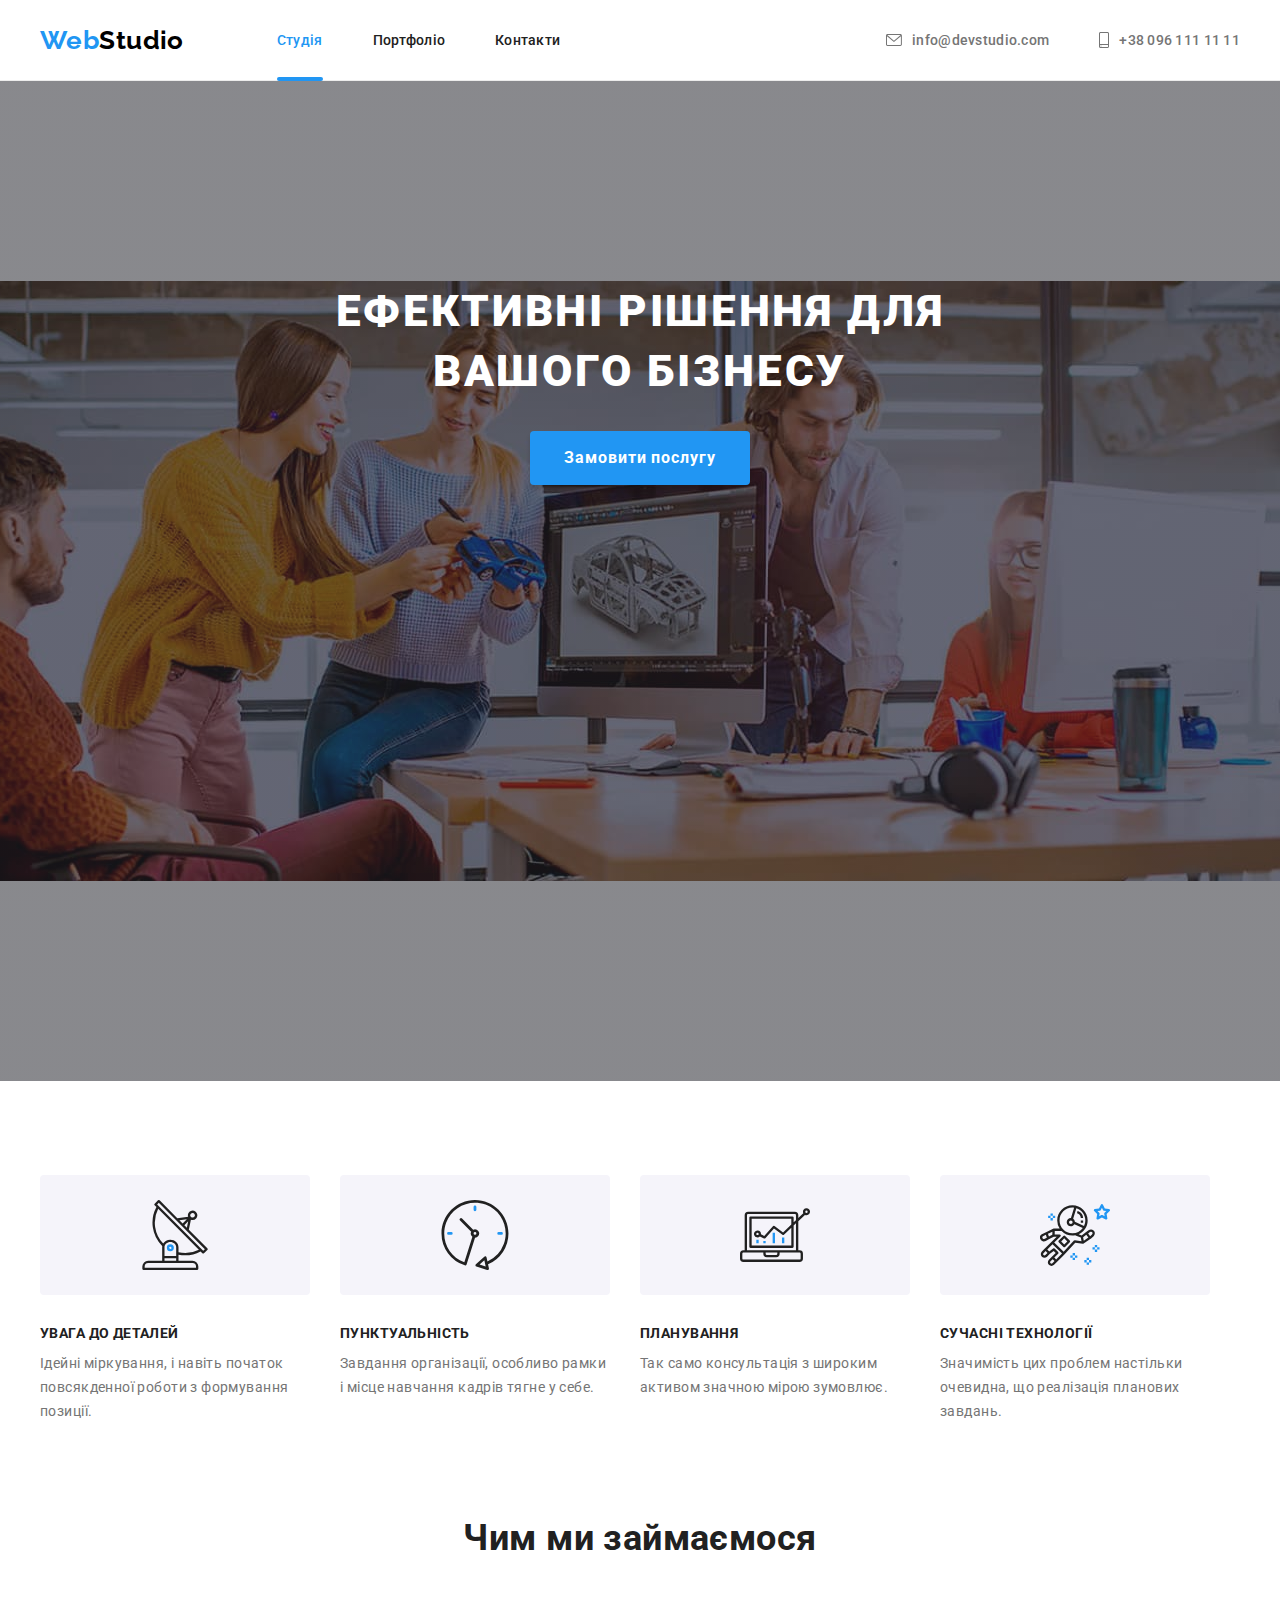
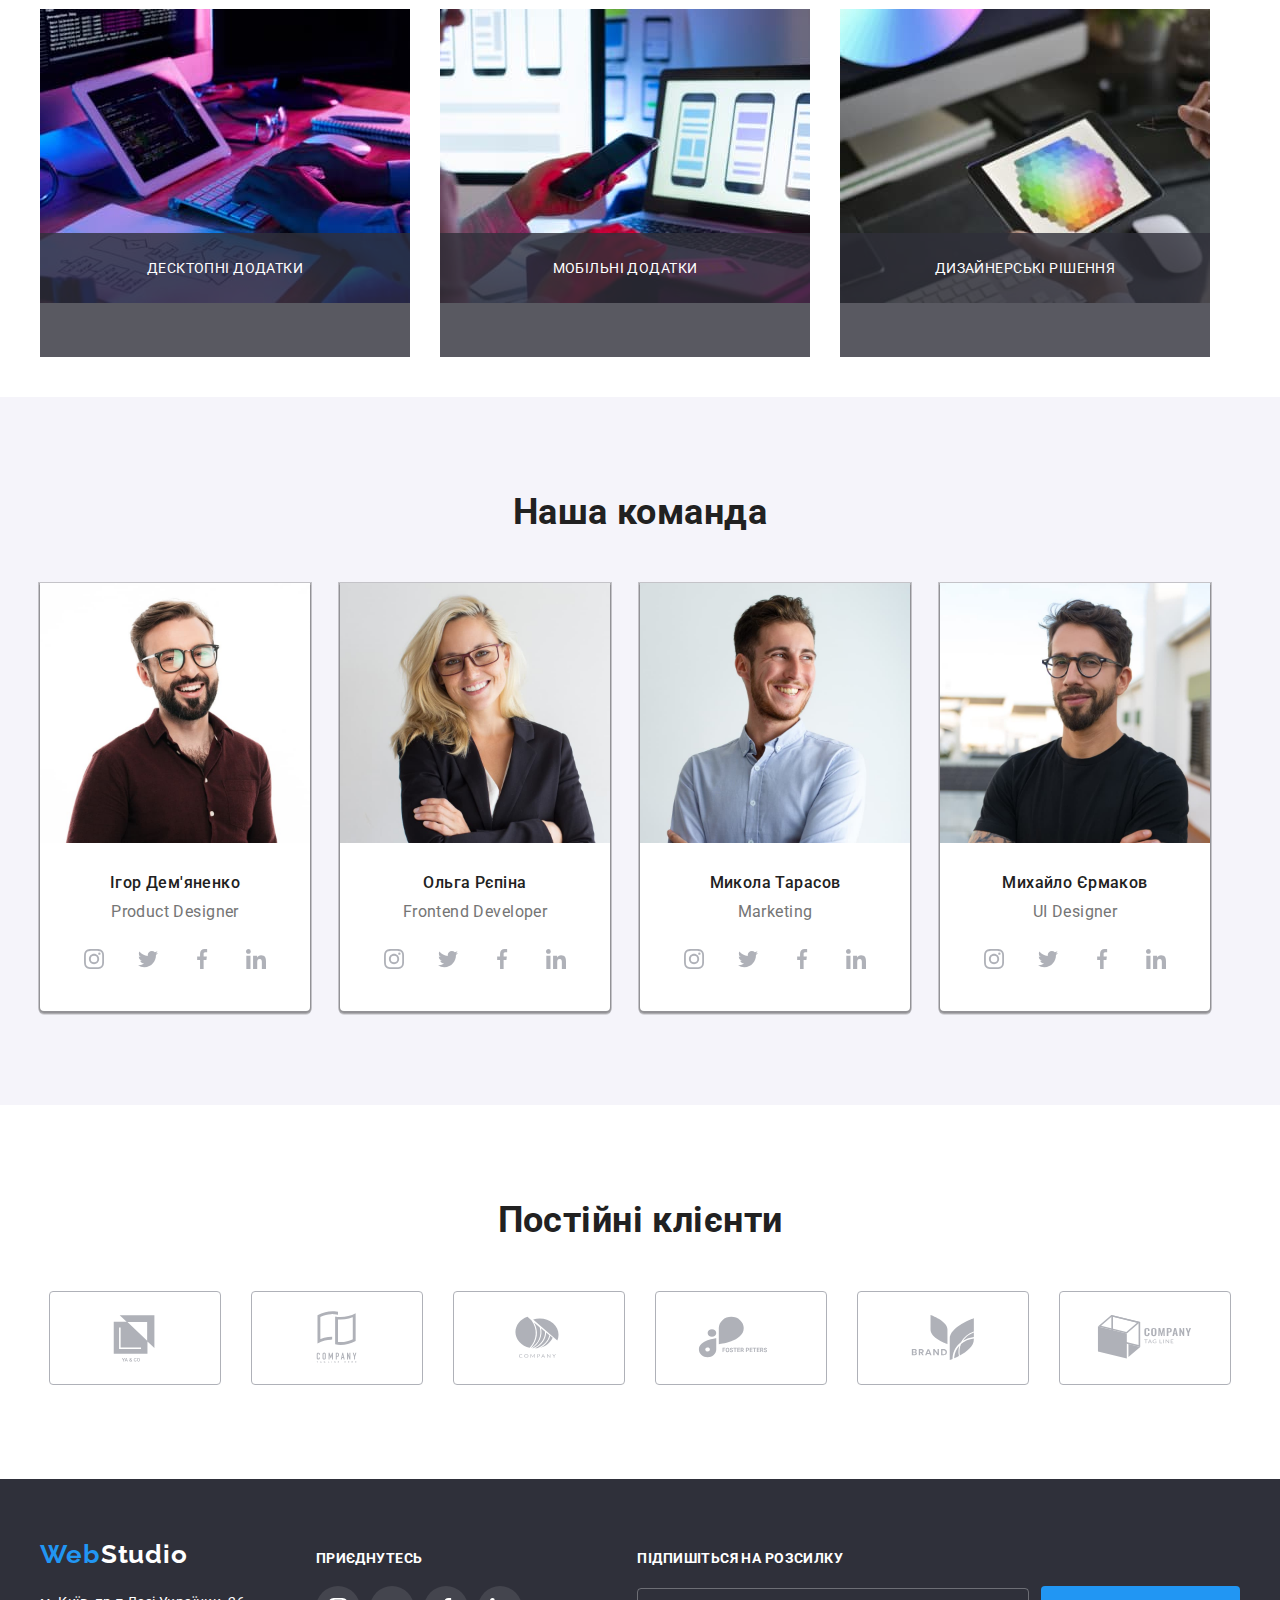
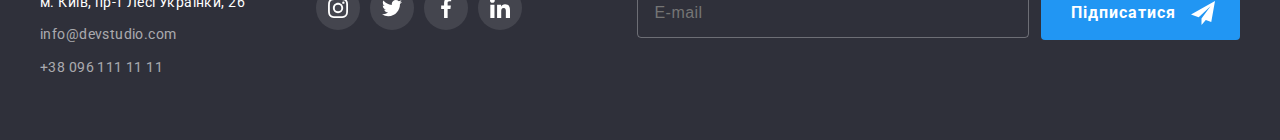
<file: index.html>
<!DOCTYPE html>
<html lang="uk">
<head>
    <meta charset="UTF-8">
    <meta http-equiv="X-UA-Compatible" content="IE=edge">
    <meta name="viewport" content="width=device-width, initial-scale=1.0">
    <title>WebStudio</title>
    <link rel="preconnect" href="https://fonts.googleapis.com">
    <link rel="preconnect" href="https://fonts.gstatic.com" crossorigin>
    <link href="https://fonts.googleapis.com/css2?family=Montserrat:wght@400;700&family=Raleway:wght@700&family=Roboto:wght@400;500;700;900&display=swap" rel="stylesheet">
    <link rel="stylesheet" href="https://cdnjs.cloudflare.com/ajax/libs/modern-normalize/1.1.0/modern-normalize.min.css" integrity="sha512-wpPYUAdjBVSE4KJnH1VR1HeZfpl1ub8YT/NKx4PuQ5NmX2tKuGu6U/JRp5y+Y8XG2tV+wKQpNHVUX03MfMFn9Q==" crossorigin="anonymous" referrerpolicy="no-referrer" />


    <!-- My styles -->

    <link rel="stylesheet" href="./css/main.min.css">
    <!-- <link rel="stylesheet" href="./css/styles.css"> -->
</head>

<body>
    <header class="header">
        <div class="container header__group">
            <nav class="nav">
                
                <a href="./index.html" lang="en" class="logo link"> <span class="logo logo--accent">Web</span>Studio</a>
               
                
                <ul class="nav__list list">
                    <li class="nav__item nav__item--no-margin"> <a href="./index.html" class="nav__link link nav__link--current">Студія</a></li>
                    <li class="nav__item nav__item--no-margin"> <a href="./portfolio.html" class="nav__link link">Портфоліо</a></li>
                    <li class="nav__item nav__item--no-margin"> <a href="" class="nav__link link">Контакти</a></li>
                </ul>
            </nav>  
        
            <ul class="header__contact list">
                <li class="contact__item">
                    <a href="mailto:info@devstudio.com" class="header-mail link">
                        <svg class="icon-mail" width="16" height="12">
                          <use href="./images/icons.svg#icon-envelope"></use>
                        </svg>info@devstudio.com</a>
                </li>
                <li class="contact__item">
                    <a href="tel:+380961111111" class="header-phone link">
                        <svg class="icon-mobile" width="10" height="16">
                          <use href="./images/icons.svg#icon-smartphone"></use>
                        </svg>+38 096 111 11 11</a>
                </li>
            </ul>
        </div>
        
    </header>
    
<!-- ----------------------------------HERO--------------------------------- -->

<main>


<section class="section hero hero-overlay">
    <div class="container">
<h1 class="hero__name">Ефективні рішення для вашого бізнесу</h1>
    
<button type="button" class="btn btn--hero-look" data-modal-open>Замовити послугу</button>
    </div>
</section>

<!-- ---------------------------------------ADVANTAGES---------------------------------- -->

<section class="section section--no-padding">
   <div class="container">
    <h2 class="section__title--visually-hidden">Наші переваги</h2>
    <ul class="list feature-list">
        <li class="feature-list__item">
            <div class="feature-list__icon">
            <svg width="70" height="70">
                <use href="./images/icons.svg#icon-satelite"></use>
              </svg>
            </div>
            <h3 class="feature-list__title">УВАГА ДО ДЕТАЛЕЙ</h3>
            <p class="feature-list__description">Ідейні міркування, і навіть початок повсякденної роботи з формування позиції.</p>
        </li>
        <li class="feature-list__item">
            <div class="feature-list__icon">
                <svg width="70" height="70">
                    <use href="./images/icons.svg#icon-clock"></use>
                  </svg>
                </div>
            <h3 class="feature-list__title">ПУНКТУАЛЬНІСТЬ</h3>
            <p class="feature-list__description">Завдання організації, особливо рамки і місце навчання кадрів тягне у себе.</p>
        </li>
        <li class="feature-list__item">
            <div class="feature-list__icon">
                <svg width="70" height="70">
                    <use href="./images/icons.svg#icon-computer"></use>
                  </svg>
                </div>
            <h3 class="feature-list__title">ПЛАНУВАННЯ</h3>
            <p class="feature-list__description">Так само консультація з широким активом значною мірою зумовлює.</p>
        </li>
        <li class="feature-list__item">
            <div class="feature-list__icon">
                <svg width="70" height="70">
                    <use href="./images/icons.svg#icon-space"></use>
                  </svg>
                </div>
            <h3 class="feature-list__title">СУЧАСНІ ТЕХНОЛОГІЇ</h3>
            <p class="feature-list__description">Значимість цих проблем настільки очевидна, що реалізація планових завдань.</p>
        </li>
    </ul>
</div>
</section>

<!-- --------------------------------------PRODUCTS------------------------ -->

<section class="section">
    <div class="container">
    <h2 class="section__title">Чим ми займаємося</h2>
    <ul class="list section__list">
        <li class="section__item">
            <div class="section__thumb">
            <img src="./images/box1.jpg" width="370" height="294" alt="Планування">
            <p class="section__overlay">
                десктопні додатки
            </p>
        </div>
        </li>
        <li class="section__item">
            <div class="section__thumb">
            <img src="./images/box2.jpg" width="370" height="294" alt="Розробка додатків">
            <p class="section__overlay">
мобільні додатки
            </p>
        </div>
        </li>
        <li class="section__item">
            <div class="section__thumb">
            <img src="./images/box3.jpg" width="370" height="294" alt="Дизайн">
            <p class="section__overlay">
дизайнерські рішення
            </p>
        </div>
        </li>
    </ul>
</div>
</section>

<!-- -------------------------------OUR TEAM------------------------- -->

<section class="section team">
    <div class="container">
    <h2 class="section__title">Наша команда</h2>
    <ul class="list section__list">
        <li class="team-item">
            <img src="./images/img1.jpg" width="270" height="260" alt="Ігор Дем'яненко">
            <div class="team-card">
            <h3 class="team-names">Ігор Дем'яненко</h3>
            <p lang="en" class="team-position">Product Designer</p>
            
    
    <ul class="list socials">
        
        <li class="social-item">
        <a  class="social-link link" href="https://www.instagram.com/" aria-label="Instagram" target="_blank" rel="noopener noreferrer">
            <svg class="social-icon" width="20" height="20">
              <use href="./images/icons.svg#icon-instagram"></use>
            </svg>
        </a>
        </li>
        <li class="social-item">
            <a  class="social-link link" href="https://twitter.com/" aria-label="Twitter" target="_blank" rel="noopener noreferrer">
                <svg class="social-icon" width="20" height="20">
                    <use href="./images/icons.svg#icon-twitter"></use>
                  </svg>
            </a>
        </li>
        <li class="social-item">
            <a  class="social-link link" href="https://www.facebook.com" aria-label="Facebook" target="_blank" rel="noopener noreferrer">
                <svg class="social-icon" width="20" height="20">
                    <use href="./images/icons.svg#icon-facebook"></use>
                  </svg>
            </a>
        </li>
        <li class="social-item">
            <a  class="social-link link" href="https://www.linkedin.com" aria-label="Linkedin" target="_blank" rel="noopener noreferrer">
                <svg class="social-icon" width="20" height="20">
                    <use href="./images/icons.svg#icon-linkedin"></use>
                  </svg>
            </a>
        </li>
    </ul>
    </div>
            
        </li>
        <li class="team-item">
            <img src="./images/img2.jpg" width="270" height="260" alt="Ольга Рєпіна">
            <div class="team-card">
            <h3 class="team-names">Ольга Рєпіна</h3>
            <p lang="en" class="team-position">Frontend Developer</p>
            <ul class="list socials">
        
                <li class="social-item">
                <a  class="social-link link" href="https://www.instagram.com/" aria-label="Instagram" target="_blank" rel="noopener noreferrer">
                    <svg class="social-icon" width="20" height="20">
                      <use href="./images/icons.svg#icon-instagram"></use>
                    </svg>
                </a>
                </li>
                <li class="social-item">
                    <a  class="social-link link" href="https://twitter.com/" aria-label="Twitter" target="_blank" rel="noopener noreferrer">
                        <svg class="social-icon" width="20" height="20">
                            <use href="./images/icons.svg#icon-twitter"></use>
                          </svg>
                    </a>
                </li>
                <li class="social-item">
                    <a  class="social-link link" href="https://www.facebook.com" aria-label="Facebook" target="_blank" rel="noopener noreferrer">
                        <svg class="social-icon" width="20" height="20">
                            <use href="./images/icons.svg#icon-facebook"></use>
                          </svg>
                    </a>
                </li>
                <li class="social-item">
                    <a  class="social-link link" href="https://www.linkedin.com" aria-label="Linkedin" target="_blank" rel="noopener noreferrer">
                        <svg class="social-icon" width="20" height="20">
                            <use href="./images/icons.svg#icon-linkedin"></use>
                          </svg>
                    </a>
                </li>
            </ul>
    </div>
            
        </li>
        <li class="team-item">
            <img src="./images/img3.jpg" width="270" height="260" alt="Микола Тарасов">
            <div class="team-card">
            <h3 class="team-names">Микола Тарасов</h3>
            <p lang="en" class="team-position">Marketing</p>
            <ul class="list socials">
        
                <li class="social-item">
                <a class="social-link link" href="https://www.instagram.com/" aria-label="Instagram" target="_blank" rel="noopener noreferrer">
                    <svg class="social-icon" width="20" height="20">
                      <use href="./images/icons.svg#icon-instagram"></use>
                    </svg>
                </a>
                </li>
                <li class="social-item">
                    <a class="social-link link" href="https://twitter.com/" aria-label="Twitter" target="_blank" rel="noopener noreferrer">
                        <svg class="social-icon" width="20" height="20">
                            <use href="./images/icons.svg#icon-twitter"></use>
                          </svg>
                    </a>
                </li>
                <li class="social-item">
                    <a class="social-link link" href="https://www.facebook.com" aria-label="Facebook" target="_blank" rel="noopener noreferrer">
                        <svg class="social-icon" width="20" height="20">
                            <use href="./images/icons.svg#icon-facebook"></use>
                          </svg>
                    </a>
                </li>
                <li class="social-item">
                    <a class="social-link link" href="https://www.linkedin.com" aria-label="Linkedin" target="_blank" rel="noopener noreferrer">
                        <svg class="social-icon" width="20" height="20">
                            <use href="./images/icons.svg#icon-linkedin"></use>
                          </svg>
                    </a>
                </li>
            </ul>
    </div>
            
        </li>
        <li class="team-item">
            <img src="./images/img4.jpg" width="270" height="260" alt="Михайло Єрмаков">
            <div class="team-card">
            <h3 class="team-names">Михайло Єрмаков</h3>
            <p lang="en" class="team-position">UI Designer</p>
            <ul class="list socials">
        
                <li class="social-item">
                <a  class="social-link link" href="https://www.instagram.com/" aria-label="Instagram" target="_blank" rel="noopener noreferrer">
                    <svg class="social-icon" width="20" height="20">
                      <use href="./images/icons.svg#icon-instagram"></use>
                    </svg>
                </a>
                </li>
                <li class="social-item">
                    <a  class="social-link link" href="https://twitter.com/" aria-label="Twitter" target="_blank" rel="noopener noreferrer">
                        <svg class="social-icon" width="20" height="20">
                            <use href="./images/icons.svg#icon-twitter"></use>
                          </svg>
                    </a>
                </li>
                <li class="social-item">
                    <a  class="social-link link" href="https://www.facebook.com" aria-label="Facebook" target="_blank" rel="noopener noreferrer">
                        <svg class="social-icon" width="20" height="20">
                            <use href="./images/icons.svg#icon-facebook"></use>
                          </svg>
                    </a>
                </li>
                <li class="social-item">
                    <a  class="social-link link" href="https://www.linkedin.com" aria-label="Linkedin" target="_blank" rel="noopener noreferrer">
                        <svg class="social-icon" width="20" height="20">
                            <use href="./images/icons.svg#icon-linkedin"></use>
                          </svg>
                    </a>
                </li>
            </ul>
    </div>
            
        </li>
    </ul>
</div>
</section>


<!-- ---------------------CLIENTS-------------------------------- -->


<section class="section">
    <div class="container">
        <h2 class="section__title">Постійні клієнти</h2>
        <ul class="list client">
            <li class="client__item">
                <a  class="client__link link" href="" aria-label="YA & CO" target="_blank" rel="noopener noreferrer">
                    <svg class="client__icon" width="106" height="60">
                        <use href="./images/icons.svg#icon-logo1"></use>
                      </svg>
                </a>
            </li>
            <li class="client__item">
                <a  class="client__link link" href="" aria-label="TEGLINE HERE" target="_blank" rel="noopener noreferrer">
                    <svg class="client__icon" width="106" height="60">
                        <use href="./images/icons.svg#icon-logo2"></use>
                      </svg>
                </a>
            </li>
            <li class="client__item">
                <a  class="client__link link" href="" aria-label="COMPANY" target="_blank" rel="noopener noreferrer">
                    <svg class="client__icon" width="106" height="60">
                        <use href="./images/icons.svg#icon-logo3"></use>
                      </svg>
                </a>
            </li>
            <li class="client__item">
                <a  class="client__link link" href="" aria-label="FOSTER PETERS" target="_blank" rel="noopener noreferrer">
                    <svg class="client__icon" width="106" height="60">
                        <use href="./images/icons.svg#icon-logo4"></use>
                      </svg>
                </a>
            </li>
            <li class="client__item">
                <a  class="client__link link" href="" aria-label="BRAND" target="_blank" rel="noopener noreferrer">
                    <svg class="client__icon" width="106" height="60">
                        <use href="./images/icons.svg#icon-logo5"></use>
                      </svg>
                </a>
            </li>
            <li class="client__item">
                <a  class="client__link link" href="" aria-label="TAG LINE" target="_blank" rel="noopener noreferrer">
                    <svg class="client__icon" width="106" height="60">
                        <use href="./images/icons.svg#icon-logo6"></use>
                      </svg>
                </a>
            </li>
        </ul>
    </div>
</section>
    </main> 


    <!-- --------------------------------FOOTER------------------------- -->


    <footer class="footer">
    <div class="container footer-block">

        <div>
        <a href="./index.html" lang="en" class="logo link footer-logo"> <span class="logo logo--accent">Web</span> <span class="logo--white-accent">Studio</span> </a>

      
<address class="footer-address">
    <ul class="list footer-list">
        <li class="nav__item">
            <a href="" class="address link">м. Київ, пр-т Лесі Українки, 26</a>
        </li>
        <li class="nav__item">
            <a href="mailto:info@devstudio.com" class="link footer-mail">info@devstudio.com</a>
        </li>
        <li class="nav__item">
           <a href="tel:+380961111111" class="link footer-phone">+38 096 111 11 11</a> 
        </li>
    </ul>
</address>
</div>

    <div class="">
    
    <h3 class="footer-title">приєднутесь</h3>
    <ul class="list footer-social">
        
        <li class="social-item">
            <a  class="footer-social-link link" href="https://www.instagram.com/" aria-label="Instagram" target="_blank" rel="noopener noreferrer">
                <svg class="footer-icon" width="20" height="20">
                  <use href="./images/icons.svg#icon-instagram"></use>
                </svg>
            </a>
            </li>
            <li class="social-item">
                <a  class="footer-social-link link" href="https://twitter.com/" aria-label="Twitter" target="_blank" rel="noopener noreferrer">
                    <svg class="footer-icon" width="20" height="20">
                        <use href="./images/icons.svg#icon-twitter"></use>
                      </svg>
                </a>
            </li>
            <li class="social-item">
                <a  class="footer-social-link link" href="https://www.facebook.com" aria-label="Facebook" target="_blank" rel="noopener noreferrer">
                    <svg class="footer-icon" width="20" height="20">
                        <use href="./images/icons.svg#icon-facebook"></use>
                      </svg>
                </a>
            </li>
            <li class="social-item">
                <a  class="footer-social-link link" href="https://www.linkedin.com" aria-label="Linkedin" target="_blank" rel="noopener noreferrer">
                    <svg class="footer-icon" width="20" height="20">
                        <use href="./images/icons.svg#icon-linkedin"></use>
                      </svg>
                </a>
            </li>
           
            
    </ul>
    </div>

    <div class="send-form-footer-down">
        <p class="footer-title">Підпишіться на розсилку</p>
<form name="footer_user_send" class="footer-form" autocomplete="on">

<div class="form-field">
    <label for="user_mail" class="user-form-label"></label>
    <input type="email" class="mail-input" id="user_mail" name="user_mail" placeholder="E-mail">
</div>

<button type="submit" class="footer-button">Підписатися</button>
    <svg class="footer-send-icon" width="24" height="24">
    <use href="./images/icons.svg#icon-send"></use>
    </svg>

</form>

    </div>

</div>
    </footer>


    <!-- MODAL WINDOW -->

    <div class="backdrop is-hidden" data-modal>
        <div class="modal" data-modal-window>
            <button class="modal-button" data-modal-close>
            <svg class="modal-icon" width="18" height="18">
              <use href="./images/icons.svg#icon-close"></use>
            </svg>
        </button>

        <p class="modal-name">Залиште свої дані, ми вам передзвонимо</p>
        <form class="modal-user-form">
            <div role="group" class="user-form-group">
                <label for="user_name" class="modal-form-label">Ім'я</label>
                    <div class="user-name-wrapper">
                        <input type="text" class="user-form-field" id="user_name" name="user_name">
                        <svg class="user-form-icon" width="18" height="18">
                          <use href="./images/icons.svg#icon-usericon"></use>
                        </svg>
                    </div>

                    <label for="user_phone" class="modal-form-label">Телефон</label>
                    <div class="user-name-wrapper">
                        <input type="tel" class="user-form-field" id="user_phone" name="user_phone">
                        <svg class="user-form-icon" width="18" height="18">
                          <use href="./images/icons.svg#icon-userphone"></use>
                        </svg>
                    </div>

                    <label for="user_mail" class="modal-form-label">Пошта</label>
                    <div class="user-name-wrapper">
                        <input type="text" class="user-form-field" id="user_mail" name="user_mail">
                        <svg class="user-form-icon" width="18" height="18">
                          <use href="./images/icons.svg#icon-usermail"></use>
                        </svg>
                    </div>
                    

                    <label for="user_message" class="modal-form-label">Коментар</label>
                    <div>
                    <textarea class="user-form-message" name="user_message" id="user_message" rows="6">
                    </textarea>
                </div>
            </div>
            <div role="group" class="group-block">

                    <label class="check"> 
                    
                        <input type="checkbox" class="check-input" />

                        <span class="icon-checked">
                            <svg class="icon-checked-fix" width="11" height="8">
                              <use href="./images/icons.svg#icon-checkpoint"></use>
                            </svg>
                        </span>  
                        Погоджуюся з розсилкою та приймаю <a href="" class="modal-link"> Умови договору </a> 
                    </label>
            </div>

            <button type="submit" class="modal-form-button">Відправити</button>

        </form>
    </div>
    </div>

    <script src="./js/modal.js/modal.js"></script>
</body>
</html>
</file>
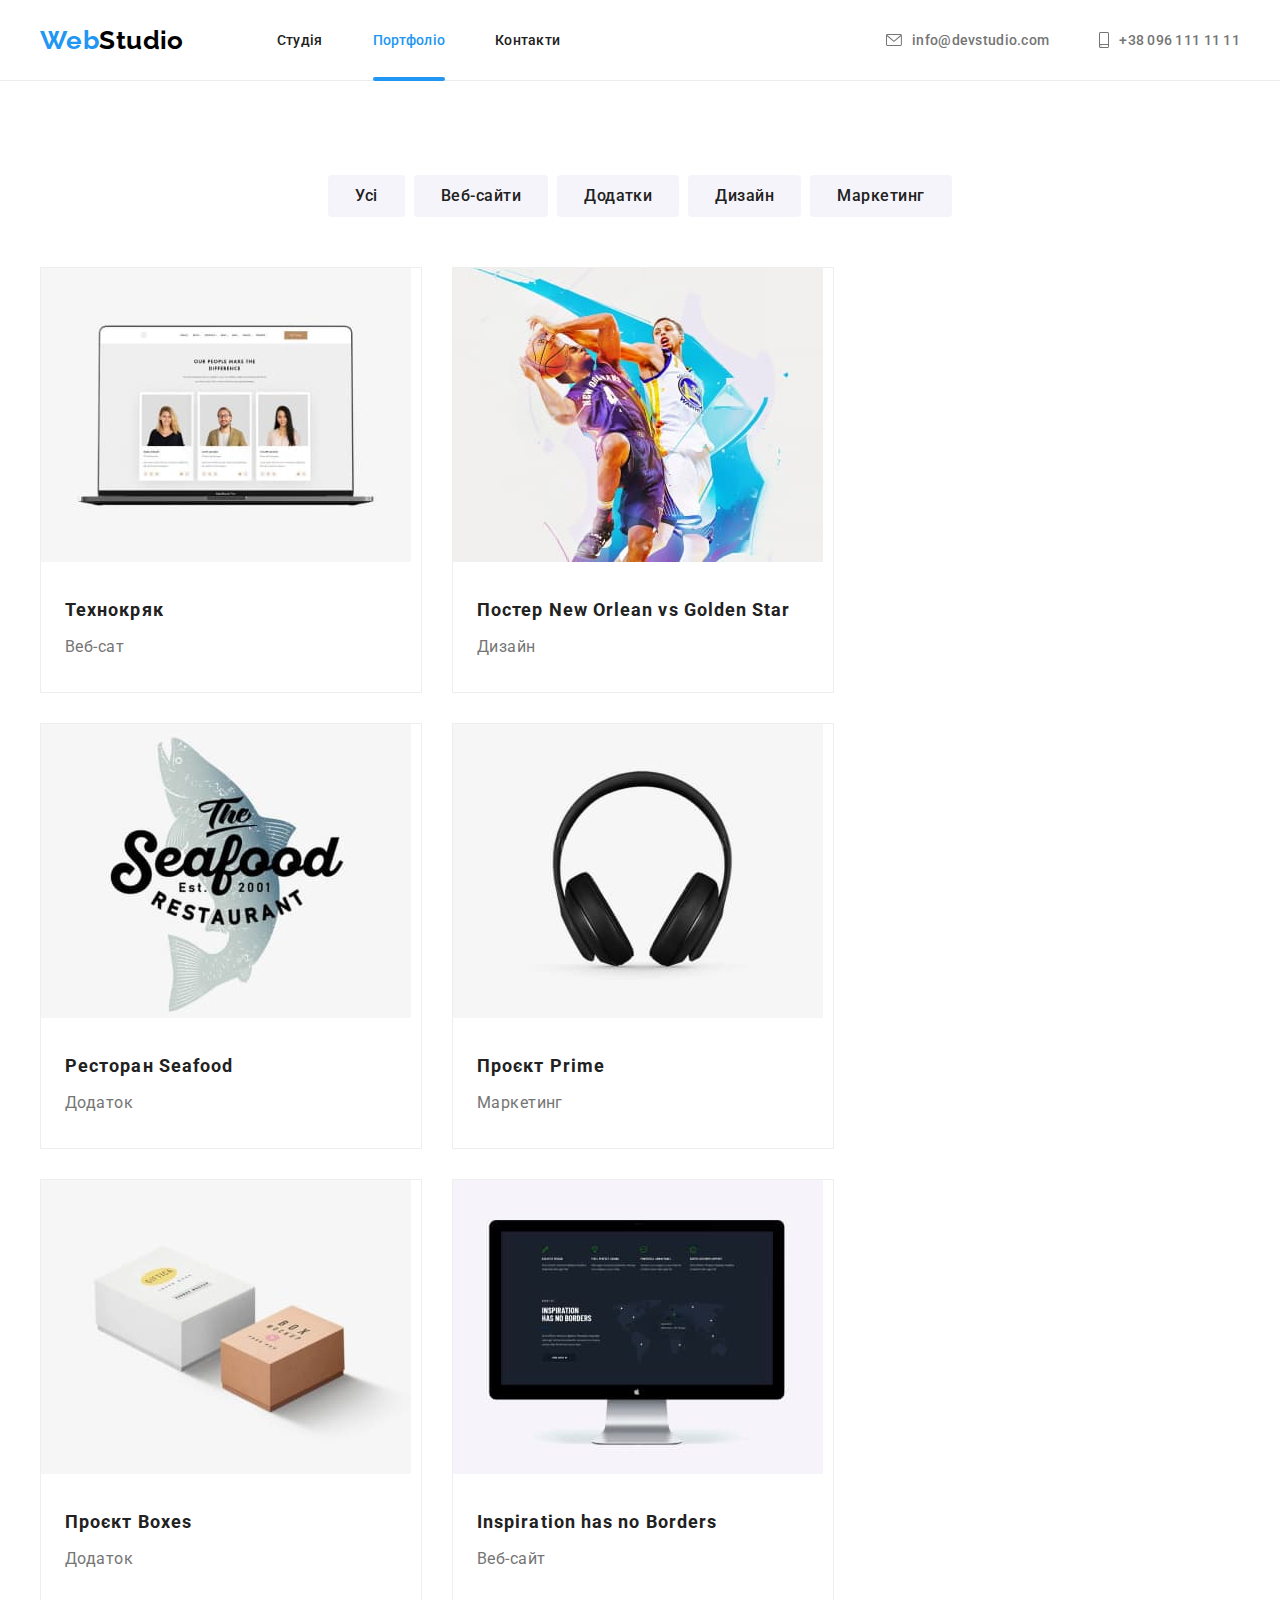
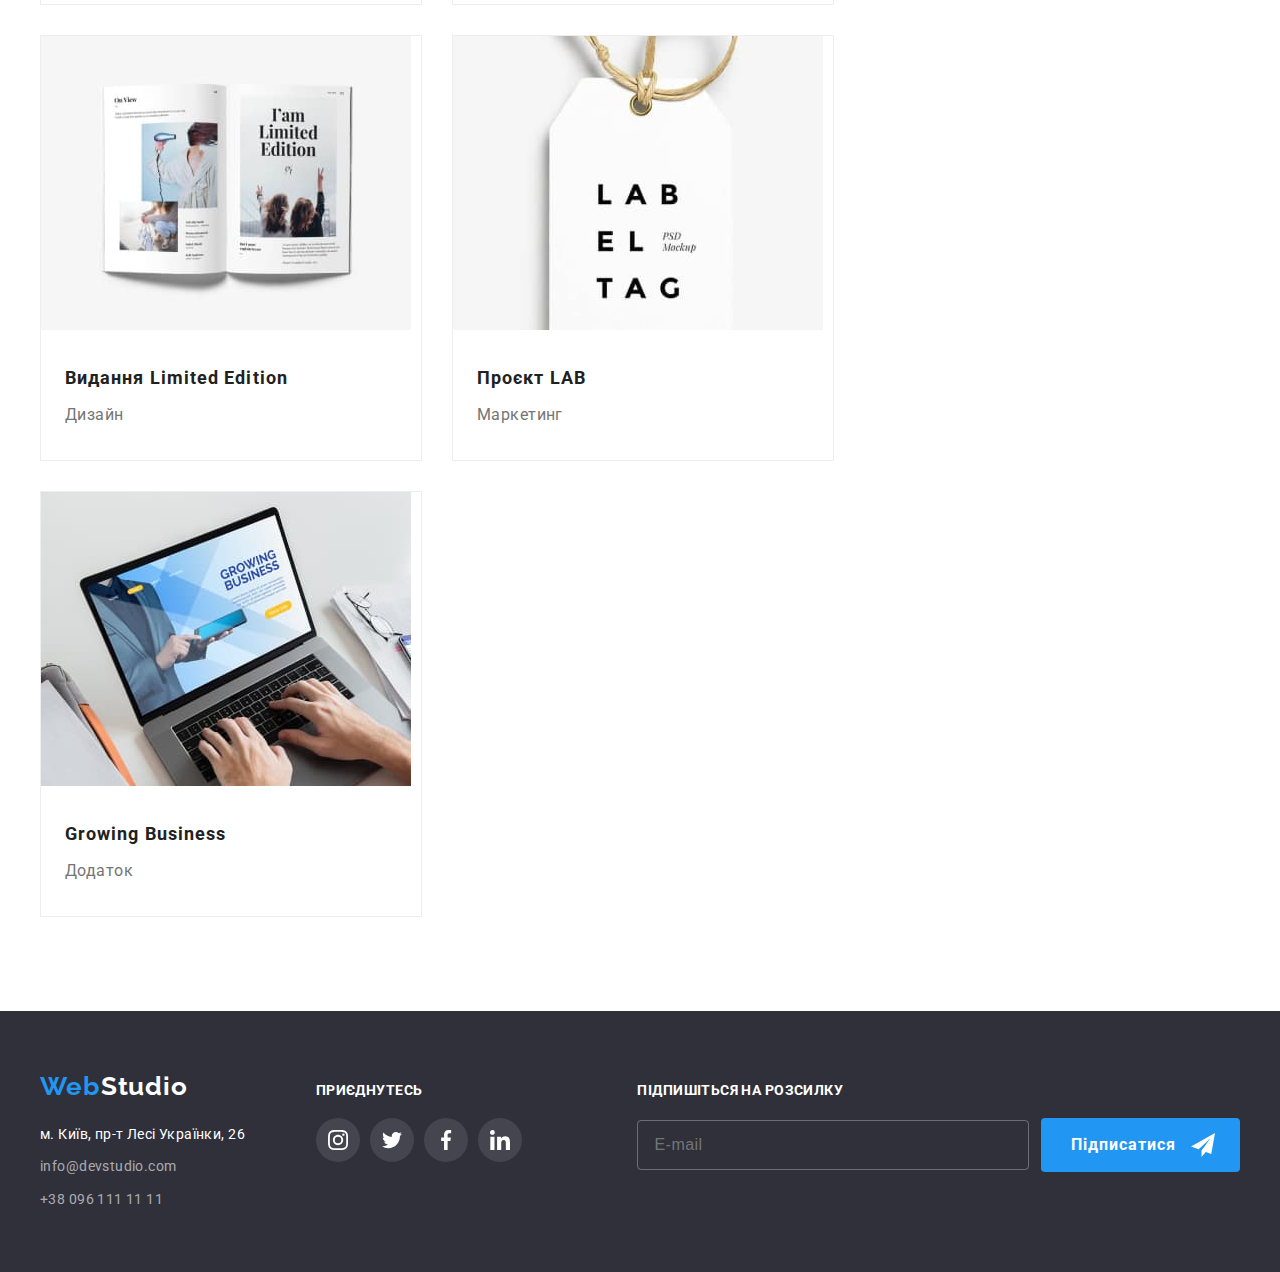
<file: portfolio.html>
<!DOCTYPE html>
<html lang="uk">
<head>
    <meta charset="UTF-8">
    <meta http-equiv="X-UA-Compatible" content="IE=edge">
    <meta name="viewport" content="width=device-width, initial-scale=1.0">
    <title>Document</title>
    <link rel="preconnect" href="https://fonts.googleapis.com">
    <link rel="preconnect" href="https://fonts.gstatic.com" crossorigin>
    <link href="https://fonts.googleapis.com/css2?family=Montserrat:wght@400;700&family=Raleway:wght@700&family=Roboto:wght@400;500;700;900&display=swap" rel="stylesheet">
    <link rel="stylesheet" href="https://cdnjs.cloudflare.com/ajax/libs/modern-normalize/1.1.0/modern-normalize.min.css" integrity="sha512-wpPYUAdjBVSE4KJnH1VR1HeZfpl1ub8YT/NKx4PuQ5NmX2tKuGu6U/JRp5y+Y8XG2tV+wKQpNHVUX03MfMFn9Q==" crossorigin="anonymous" referrerpolicy="no-referrer" />
    

    <!-- My styles -->
    
    <link rel="stylesheet" href="./css/main.min.css">
    <!-- <link rel="stylesheet" href="./css/styles.css"> -->
</head>
<body>
    <header class="header">

        <div class="container header__group">
            <nav class="nav">
                
                <a href="./index.html" lang="en" class="logo link"> <span class="logo logo--accent">Web</span>Studio</a>
                
                
                <ul class="nav__list list">
                    <li class="nav__item nav__item--no-margin"> <a href="./index.html" class="nav__link link">Студія</a></li>
                    <li class="nav__item nav__item--no-margin"> <a href="./portfolio.html" class="nav__link link nav__link--current">Портфоліо</a></li>
                    <li class="nav__item nav__item--no-margin"> <a href="" class="nav__link link">Контакти</a></li>
                </ul>
            </nav>  
        
            <ul class="header__contact list">
                <li class="contact__item">
                    <a href="mailto:info@devstudio.com" class="header-mail link">
                        <svg class="icon-mail" width="16" height="12">
                          <use href="./images/icons.svg#icon-envelope"></use>
                        </svg>info@devstudio.com</a>
                </li>
                <li class="contact__item">
                    <a href="tel:+380961111111" class="header-phone link">
                        <svg class="icon-mobile" width="10" height="16">
                          <use href="./images/icons.svg#icon-smartphone"></use>
                        </svg>+38 096 111 11 11</a>
                </li>
            </ul>
        </div>  
        
    </header>

    <main>
        <section class="section">
            <div class="container">
        <h1 class="section__title--visually-hidden">Portfolio</h1>

        <ul class="list filter-list">
            <li class="filter-item"> <button type="button" class="filter-button">Усі</button></li>
            <li class="filter-item"> <button type="button" class="filter-button">Веб-сайти</button></li>
            <li class="filter-item"> <button type="button" class="filter-button">Додатки</button></li>
            <li class="filter-item"> <button type="button" class="filter-button">Дизайн</button></li>
            <li class="filter-item"> <button type="button" class="filter-button">Маркетинг</button></li>
        </ul>
                
        <ul class="list flex-container">
            <li class="element-item">
                <a href="" class="product-item link" aria-label="Технокряк" target="_blank" rel="noopener noreferrer">
            <div class="element-thumb">
                    
                    <img src="./images/project1.jpg" width="370" height="294" alt="Технокряк">

                    <p class="label-overlay">Ресурс пропонує комплексні пропозиції з різним рівнем функціоналу та сервісів. Все це дозволить відвідувачу отримати вичерпні відомості про компанію чи приватну особу.</p>
            </div>
                <div class="project-grid">
                <h2 class="project-title" >Технокряк</h2>
                <p class="project-type-title">Веб-сат</p>
                </div>
                </a>
            </li>
            
            <li class="element-item">
                    <a href="" class="product-item link" aria-label="Постер New Orlean vs Golden Star" target="_blank" rel="noopener noreferrer">
                <div class="element-thumb">
                <img src="./images/project2.jpg" width="370" height="294" alt="Постер New Orlean vs Golden Star">
                    <p class="label-overlay">Ресурс пропонує комплексні пропозиції з різним рівнем функціоналу та сервісів. Все це дозволить відвідувачу отримати вичерпні відомості про компанію чи приватну особу.</p>
                </div>
                <div class="project-grid">
                <h2 class="project-title">Постер New Orlean vs Golden Star</h2>
                <p class="project-type-title">Дизайн</p>
            </div>
                    </a>
            </li>
            <li class="element-item">
                <a href="" class="product-item link" aria-label="Технокряк" target="_blank" rel="noopener noreferrer">
                <div class="element-thumb">
                <img src="./images/project3.jpg" width="370" height="294" alt="Ресторан Seafood">

                <p class="label-overlay">Ресурс пропонує комплексні пропозиції з різним рівнем функціоналу та сервісів. Все це дозволить відвідувачу отримати вичерпні відомості про компанію чи приватну особу.</p>
            </div>
                <div class="project-grid">
                <h2 class="project-title" >Ресторан Seafood</h2>
                <p class="project-type-title">Додаток</p>
            </div>
                </a>
            </li>
            <li class="element-item">
                <a href="" class="product-item link" aria-label="Технокряк" target="_blank" rel="noopener noreferrer">
                <div class="element-thumb">
                <img src="./images/project4.jpg" width="370" height="294" alt="Проєкт Prime">

                <p class="label-overlay">Ресурс пропонує комплексні пропозиції з різним рівнем функціоналу та сервісів. Все це дозволить відвідувачу отримати вичерпні відомості про компанію чи приватну особу.</p>
            </div>
                <div class="project-grid">
                <h2 class="project-title" >Проєкт Prime</h2>
                <p class="project-type-title">Маркетинг</p>
            </div>
                </a>
            </li>
            <li class="element-item">
                <a href="" class="product-item link" aria-label="Технокряк" target="_blank" rel="noopener noreferrer">
                <div class="element-thumb">
                <img src="./images/project5.jpg" width="370" height="294" alt="Проєкт Boxes">

                <p class="label-overlay">Ресурс пропонує комплексні пропозиції з різним рівнем функціоналу та сервісів. Все це дозволить відвідувачу отримати вичерпні відомості про компанію чи приватну особу.</p>
            </div>
                <div class="project-grid">
                <h2 class="project-title" >Проєкт Boxes</h2>
                <p class="project-type-title">Додаток</p>
            </div>
                </a>
            </li>
            <li class="element-item">
                <a href="" class="product-item link" aria-label="Технокряк" target="_blank" rel="noopener noreferrer">
                <div class="element-thumb">
                <img src="./images/project6.jpg" width="370" height="294" alt="Inspiration has no Borders">

                <p class="label-overlay">Ресурс пропонує комплексні пропозиції з різним рівнем функціоналу та сервісів. Все це дозволить відвідувачу отримати вичерпні відомості про компанію чи приватну особу.</p>
            </div>
                <div class="project-grid">
                <h2 class="project-title" >Inspiration has no Borders</h2>
                <p class="project-type-title">Веб-сайт</p>
            </div>
                </a>
            </li>
            <li class="element-item">
                <a href="" class="product-item link" aria-label="Технокряк" target="_blank" rel="noopener noreferrer">
                <div class="element-thumb">
                <img src="./images/project7.jpg" width="370" height="294" alt="Видання Limited Edition">

                <p class="label-overlay">Ресурс пропонує комплексні пропозиції з різним рівнем функціоналу та сервісів. Все це дозволить відвідувачу отримати вичерпні відомості про компанію чи приватну особу.</p>
            </div>
                <div class="project-grid">
                <h2 class="project-title" >Видання Limited Edition</h2>
                <p class="project-type-title">Дизайн</p>
            </div>
        </a>
            </li>
            <li class="element-item">
                <a href="" class="product-item link" aria-label="Технокряк" target="_blank" rel="noopener noreferrer">
                <div class="element-thumb">
                <img src="./images/project8.jpg" width="370" height="294" alt="Проєкт LAB">

                <p class="label-overlay">Ресурс пропонує комплексні пропозиції з різним рівнем функціоналу та сервісів. Все це дозволить відвідувачу отримати вичерпні відомості про компанію чи приватну особу.</p>

            </div>
                <div class="project-grid">
                <h2 class="project-title" >Проєкт LAB</h2>
                <p class="project-type-title">Маркетинг</p>
            </div>
        </a>
            </li>
            <li class="element-item">
                <a href="" class="product-item link" aria-label="Технокряк" target="_blank" rel="noopener noreferrer">
                <div class="element-thumb">
                <img src="./images/project9.jpg" width="370" height="294" alt="Growing Business">

                <p class="label-overlay">Ресурс пропонує комплексні пропозиції з різним рівнем функціоналу та сервісів. Все це дозволить відвідувачу отримати вичерпні відомості про компанію чи приватну особу.</p>
                </div>
                <div class="project-grid">
                <h2 class="project-title" >Growing Business</h2>
                <p class="project-type-title">Додаток</p>
            </div>
        </a>
            </li>
        </ul>
                
        </div>
    </section>
</main>
<footer class="footer">
    <div class="container footer-block">

        <div>
        <a href="./index.html" lang="en" class="logo link footer-logo"> <span class="logo logo--accent">Web</span> <span class="logo--white-accent">Studio</span> </a>

      
<address class="footer-address">
    <ul class="list footer-list">
        <li class="nav__item">
            <a href="" class="address link">м. Київ, пр-т Лесі Українки, 26</a>
        </li>
        <li class="nav__item">
            <a href="mailto:info@devstudio.com" class="link footer-mail">info@devstudio.com</a>
        </li>
        <li class="nav__item">
           <a href="tel:+380961111111" class="link footer-phone">+38 096 111 11 11</a> 
        </li>
    </ul>
</address>
</div>

<div>
    
    <h3 class="footer-title">приєднутесь</h3>
    <ul class="list footer-social">
        
        <li class="social-item">
            <a  class="footer-social-link link" href="https://www.instagram.com/" aria-label="Instagram" target="_blank" rel="noopener noreferrer">
                <svg class="footer-icon" width="20" height="20">
                  <use href="./images/icons.svg#icon-instagram"></use>
                </svg>
            </a>
            </li>
            <li class="social-item">
                <a  class="footer-social-link link" href="https://twitter.com/" aria-label="Twitter" target="_blank" rel="noopener noreferrer">
                    <svg class="footer-icon" width="20" height="20">
                        <use href="./images/icons.svg#icon-twitter"></use>
                      </svg>
                </a>
            </li>
            <li class="social-item">
                <a  class="footer-social-link link" href="https://www.facebook.com" aria-label="Facebook" target="_blank" rel="noopener noreferrer">
                    <svg class="footer-icon" width="20" height="20">
                        <use href="./images/icons.svg#icon-facebook"></use>
                      </svg>
                </a>
            </li>
            <li class="social-item">
                <a  class="footer-social-link link" href="https://www.linkedin.com" aria-label="Linkedin" target="_blank" rel="noopener noreferrer">
                    <svg class="footer-icon" width="20" height="20">
                        <use href="./images/icons.svg#icon-linkedin"></use>
                      </svg>
                </a>
            </li>
    </ul>
    </div>

    <div class="send-form-footer-down">
        <p class="footer-title">Підпишіться на розсилку</p>
<form name="footer_user_send" class="footer-form" autocomplete="on">

<div class="form-field">
    <label for="user_mail" class="user-form-label"></label>
    <input type="email" class="mail-input" id="user_mail" name="user_mail" placeholder="E-mail">
</div>

<button type="submit" class="footer-button">Підписатися</button>
    <svg class="footer-send-icon" width="24" height="24">
    <use href="./images/icons.svg#icon-send"></use>
    </svg>

</form>

    </div>

</div>
    </footer>
</body>
</html>
</file>
<file: css/main.min.css>
:root{--main-font: "Roboto";--secondary-font: "Raleway";--accent-color: #2196F3;--primary-text-color: #212121;--secondary-text-color: #757575;--main-background-color: #ffffff;--secondary-background-color: #2F303A;--editional-color: #f5f4fa;--anim-fast: 250ms cubic-bezier(0.4, 0, 0.2, 1)}.section__title--visually-hidden{position:absolute;white-space:nowrap;width:1px;height:1px;overflow:hidden;border:0;padding:0;clip:rect(0 0 0 0);-webkit-clip-path:inset(50%);clip-path:inset(50%);margin:-1px}body{font-family:var(--main-font);font-size:14px;background-color:var(--mail-background-color);margin:0px;letter-spacing:.03em;color:var(--primary-text-color)}h1,h2,h3,ul,p{margin:0px}img{display:block}.list{list-style:none;margin-left:0px;padding:0px}.link{text-decoration:none}html{-webkit-box-sizing:border-box;box-sizing:border-box}.modal{position:absolute;top:50%;left:50%;width:528px;padding:40px;background-color:var(--main-background-color);border-radius:4px;-webkit-box-shadow:0px 1px 0px 2px rgba(0,0,0,.2),0px 1px 0px 1px rgba(0,0,0,.14),0px 3px 0px 1px rgba(0,0,0,.12);box-shadow:0px 1px 0px 2px rgba(0,0,0,.2),0px 1px 0px 1px rgba(0,0,0,.14),0px 3px 0px 1px rgba(0,0,0,.12);-webkit-transform-origin:center;transform-origin:center;-webkit-transform:translateX(-50%) translateY(-50%);transform:translateX(-50%) translateY(-50%);-webkit-transition:opacity var(--anim-fast),-webkit-transform var(--anim-fast);transition:opacity var(--anim-fast),-webkit-transform var(--anim-fast);transition:transform var(--anim-fast),opacity var(--anim-fast);transition:transform var(--anim-fast),opacity var(--anim-fast),-webkit-transform var(--anim-fast)}.backdrop.is-hidden .modal{opacity:0;-webkit-transform:translateX(-50%) translateY(-70%);transform:translateX(-50%) translateY(-70%)}.modal-name{font-family:Roboto;font-weight:bold;line-height:1.15;font-size:20px;letter-spacing:.03em;display:block;text-align:center;padding:0;margin-bottom:12px}.user-form-group{display:block;margin-bottom:20px}.user-form-field{padding:9px 30px;font:inherit;border-radius:3px;border:1px solid rgba(33,33,33,.2);background-color:rgba(0,0,0,0);height:40px;width:100%}.user-form-field:focus+.user-form-icon{fill:var(--accent-color);-webkit-transform:transition var(--anim-fast);transform:transition var(--anim-fast)}.user-form-field:focus-within{outline:none;border-color:var(--accent-color);-webkit-transform:transition var(--anim-fast);transform:transition var(--anim-fast)}.user-form-message:focus-within{outline:none;border-color:var(--accent-color);-webkit-transform:transition var(--anim-fast);transform:transition var(--anim-fast)}.user-form-message{display:block;padding:10px 20px;font:inherit;border-radius:3px;border:1px solid rgba(33,33,33,.2);margin-top:4px;width:100%;resize:none;height:120px}.user-e-mail-field{margin-bottom:10px;padding:15px 295px 15px 16px;font:inherit;border-radius:3px;border:1px solid rgba(33,33,33,.2)}.user-name-wrapper{position:relative;margin-bottom:10px}.user-form-icon{position:absolute;left:12px;top:11px}.modal-form-label{display:block;text-align:start;font-size:12px;color:var(--secondary-text-color);margin-bottom:4px}.group-block{display:-webkit-box;display:-ms-flexbox;display:flex;-webkit-box-pack:center;-ms-flex-pack:center;justify-content:center;text-align:center;-webkit-box-align:baseline;-ms-flex-align:baseline;align-items:baseline;margin-bottom:30px;font-family:Roboto;font-size:14px;line-height:1.7142857143;letter-spacing:.03em}.check{display:block;font-family:Roboto;font-size:14px;line-height:1.7142857143;letter-spacing:.03em;margin-left:20px}.check .modal-link{font-family:Roboto;font-size:14px;line-height:1.7142857143;letter-spacing:.03em;color:var(--accent-color)}.modal-link{color:var(--accent-color);margin:0}.user-form-checkbox:checked+.checkbox-icon{background-color:var(--primary-text-color)}.modal-user-form{-webkit-box-orient:vertical;-webkit-box-direction:normal;-ms-flex-direction:column;flex-direction:column;text-align:center}.check-input{-webkit-appearance:none;-moz-appearance:none;appearance:none;position:absolute;background-size:contain}.icon-checked{display:block;position:absolute;width:16px;height:15px;margin-left:-25px;margin-top:3px;fill:var(--main-background-color);border:2px solid var(--primary-text-color);border-radius:2px}.check-input:checked+.icon-checked{background-color:var(--accent-color);border-color:var(--accent-color);border-radius:2px;background-size:contain;background-origin:content-box}.icon-checked-fix{margin-bottom:6px;margin-left:1px}.modal-button{position:absolute;top:8px;right:8px;padding:0;display:-webkit-inline-box;display:-ms-inline-flexbox;display:inline-flex;-webkit-box-align:center;-ms-flex-align:center;align-items:center;-webkit-box-pack:center;-ms-flex-pack:center;justify-content:center;border-radius:50%;border:1px solid rgba(0,0,0,.1);width:30px;height:30px;background-color:rgba(0,0,0,0);cursor:pointer}.modal-button:hover,.modal-button:focus{fill:var(--accent-color)}.modal-form-button{padding:10px 52px;font-family:"Roboto";font-weight:700;font-size:16px;line-height:1.875;color:var(--main-background-color);background:var(--accent-color);border-radius:4px;border-color:rgba(0,0,0,0);cursor:pointer;letter-spacing:.06em}.modal-form-button:hover{-webkit-box-shadow:0px 4px 4px rgba(0,0,0,.15);box-shadow:0px 4px 4px rgba(0,0,0,.15);-webkit-transform:transition var(--anim-fast);transform:transition var(--anim-fast)}.logo{font-family:Raleway;font-weight:700;font-size:26px;line-height:1.1923076923;color:#000}.logo--white-accent{margin-left:-5px;font-weight:700;font-size:26px;line-height:31px;letter-spacing:.03em;color:var(--main-background-color)}.logo--accent{font-weight:700;font-size:26px;line-height:31px;letter-spacing:.03em;color:var(--accent-color)}.logo-margin{margin-bottom:20px}.footer-logo{display:block;margin-bottom:20px}.filter-list .filter-item+.filter-item{margin-left:9px}.filter-button{display:inline-block;padding:6px 25px;font-family:"Roboto";font-weight:500;font-size:16px;line-height:1.625;text-align:center;letter-spacing:.03em;color:var(--primary-text-color);background:var(--editional-color);border-radius:4px;border-color:rgba(0,0,0,0);cursor:pointer;-webkit-transition:color var(--anim-fast),background-color var(--anim-fast),-webkit-box-shadow var(--anim-fast);transition:color var(--anim-fast),background-color var(--anim-fast),-webkit-box-shadow var(--anim-fast);transition:color var(--anim-fast),background-color var(--anim-fast),box-shadow var(--anim-fast);transition:color var(--anim-fast),background-color var(--anim-fast),box-shadow var(--anim-fast),-webkit-box-shadow var(--anim-fast)}.filter-button:hover,.filter-button:focus{color:var(--main-background-color);background:var(--accent-color);-webkit-box-shadow:0px 3px 1px rgba(0,0,0,.1),0px 1px 2px rgba(0,0,0,.08),0px 2px 2px rgba(0,0,0,.12);box-shadow:0px 3px 1px rgba(0,0,0,.1),0px 1px 2px rgba(0,0,0,.08),0px 2px 2px rgba(0,0,0,.12)}.filter-list{margin-bottom:50px;display:-webkit-box;display:-ms-flexbox;display:flex;-webkit-box-pack:center;-ms-flex-pack:center;justify-content:center}.btn{font-family:"Roboto";font-size:16px;font-weight:700;line-height:1.875;letter-spacing:.06em;color:var(--main-background-color);background:var(--accent-color);border-color:rgba(0,0,0,0);border-radius:4px;cursor:pointer}.btn--hero-look{display:inline-block;padding:10px 32px;-webkit-box-shadow:0px 4px 4px rgba(0,0,0,.15);box-shadow:0px 4px 4px rgba(0,0,0,.15)}.container{margin-left:auto;margin-right:auto;padding-left:15px;padding-right:15px;width:1200px}.backdrop{position:fixed;top:0;left:0;z-index:100;width:100%;height:100%;background-color:rgba(0,0,0,.2);-webkit-transition:opacity 350ms linear,visibility 350ms linear;transition:opacity 350ms linear,visibility 350ms linear}.backdrop.is-hidden{opacity:0;visibility:hidden;pointer-events:none}.section{padding-top:94px;padding-bottom:94px}.section--no-padding{padding-bottom:0px}.section--no-top{padding-top:0px}.header{display:-webkit-box;display:-ms-flexbox;display:flex;-webkit-box-align:center;-ms-flex-align:center;align-items:center;border-bottom:1px solid #ececec}.header__group{display:-webkit-box;display:-ms-flexbox;display:flex;-webkit-box-align:center;-ms-flex-align:center;align-items:center}.icon-mail{fill:currentColor}.icon-mobile{fill:currentColor}.header-mail,.header-phone{display:-webkit-box;display:-ms-flexbox;display:flex;-webkit-box-align:center;-ms-flex-align:center;align-items:center;gap:10px}.header-mail{font-family:"Roboto";font-style:normal;font-weight:500;font-size:14px;line-height:1.1428571429;letter-spacing:.02em;color:var(--secondary-text-color);-webkit-transition:color var(--anim-fast);transition:color var(--anim-fast)}.header-mail:hover,.header-mail:focus{color:var(--accent-color)}.header-phone{font-weight:500;line-height:1.1428571429;letter-spacing:.02em;margin-left:50px;color:var(--secondary-text-color);-webkit-transition:color var(--anim-fast);transition:color var(--anim-fast)}.header-phone:hover,.header-phone:focus{color:var(--accent-color)}.header__contact{display:-webkit-box;display:-ms-flexbox;display:flex;margin-left:auto;-webkit-box-align:center;-ms-flex-align:center;align-items:center}.nav{display:-webkit-box;display:-ms-flexbox;display:flex;-webkit-box-align:center;-ms-flex-align:center;align-items:center}.nav__list{display:-webkit-box;display:-ms-flexbox;display:flex;margin-left:93px}.nav__list .nav__item+.nav__item{margin-left:50px}.nav__item,.contact__item{font-style:normal;text-decoration:none}.nav__item--no-margin{margin-bottom:0}.nav__link{display:block;padding-top:32px;padding-bottom:32px;font-weight:500;line-height:1.1428571429;letter-spacing:.02em;color:var(--primary-text-color);-webkit-transition:color var(--anim-fast);transition:color var(--anim-fast)}.nav__link:hover,.nav__link:focus{color:var(--accent-color);cursor:pointer}.nav__link--current{position:relative;color:var(--accent-color)}.nav__link--current::after{content:"";display:block;bottom:0;left:0;position:absolute;background-color:var(--accent-color);width:100%;height:4px;border-radius:2px;margin:0;-webkit-transform:translateY(1px);transform:translateY(1px)}.hero{text-align:center;background-color:var(--secondary-background-color);margin:0 auto;padding:200px 0}.hero-overlay{max-width:1600px;height:600px;background-color:#c4c4c4;background-image:-webkit-gradient(linear, left top, right top, from(rgba(47, 48, 58, 0.4)), to(rgba(47, 48, 58, 0.4))),url("../images/bgimg.jpg");background-image:linear-gradient(to right, rgba(47, 48, 58, 0.4), rgba(47, 48, 58, 0.4)),url("../images/bgimg.jpg");background-repeat:no-repeat;background-position:center;margin-left:auto;margin-right:auto}.hero__name{width:696px;font-weight:900;font-size:44px;line-height:1.3636363636;letter-spacing:.06em;text-transform:uppercase;margin-left:auto;margin-right:auto;margin-bottom:30px;color:var(--main-background-color)}.feature-list__item{width:270px}.feature-list{display:-webkit-box;display:-ms-flexbox;display:flex;-ms-flex-wrap:wrap;flex-wrap:wrap;gap:30px}.feature-list .item{width:270px;margin-right:30px}.feature-list .item:nth-child(4n){margin-right:0}.feature-list__icon{display:-webkit-box;display:-ms-flexbox;display:flex;-webkit-box-pack:center;-ms-flex-pack:center;justify-content:center;-webkit-box-align:center;-ms-flex-align:center;align-items:center;width:270px;height:120px;border-radius:4px;background-color:var(--editional-color);margin-bottom:30px}.feature-list__title{margin-bottom:10px;font-size:14px;font-weight:700;line-height:1.1428571429;text-transform:uppercase;color:var(--primary-text-color)}.feature-list__description{line-height:1.7142857143;color:var(--secondary-text-color)}.flex-container{display:-webkit-box;display:-ms-flexbox;display:flex;-ms-flex-wrap:wrap;flex-wrap:wrap;gap:30px}.section__title{font-size:36px;line-height:1.1666666667;text-align:center;margin-bottom:50px}.section__list{display:-webkit-box;display:-ms-flexbox;display:flex;-ms-flex-wrap:wrap;flex-wrap:wrap}.section__item{width:370px;margin-right:30px;margin-bottom:0}.section__item:nth-child(3n){margin-right:0}.section__thumb{position:relative;margin-left:auto;margin-right:auto}.section__thumb>.section__overlay{position:absolute;width:370px;height:70px;background-color:rgba(47,48,58,.8);top:calc(100% - 70px);right:0;margin:0;padding-top:27px;padding-bottom:27px;text-align:center;font-family:Roboto;text-transform:uppercase;letter-spacing:.03em;line-height:1.1428571429;color:var(--main-background-color)}.team{background-color:var(--editional-color)}.team-item{width:270px;margin-right:30px}.team-item{background-color:var(--main-background-color);border-bottom-right-radius:4px;border-bottom-left-radius:4px;-webkit-box-shadow:0px 1px 0px 2px rgba(0,0,0,.2),0px 1px 0px 1px rgba(0,0,0,.14),0px 3px 0px 1px rgba(0,0,0,.12);box-shadow:0px 1px 0px 2px rgba(0,0,0,.2),0px 1px 0px 1px rgba(0,0,0,.14),0px 3px 0px 1px rgba(0,0,0,.12)}.team-item:nth-child(4n){margin-right:0}.team-card{padding-top:30px;padding-bottom:30px}.team-names{font-weight:500;font-size:16px;line-height:1.1875;text-align:center;margin-bottom:10px}.team-position{font-size:16px;line-height:1.1875;text-align:center;color:var(--secondary-text-color)}.socials{display:-webkit-box;display:-ms-flexbox;display:flex;margin-top:16px;gap:10px;-webkit-box-pack:center;-ms-flex-pack:center;justify-content:center;-webkit-box-align:center;-ms-flex-align:center;align-items:center}.social-link{display:-webkit-box;display:-ms-flexbox;display:flex;-webkit-box-pack:center;-ms-flex-pack:center;justify-content:center;-webkit-box-align:center;-ms-flex-align:center;align-items:center;width:44px;height:44px;border-radius:50%;background-color:rgba(0,0,0,0);-webkit-transition:background-color var(--anim-fast);transition:background-color var(--anim-fast)}.social-icon{fill:#afb1b8;-webkit-box-pack:center;-ms-flex-pack:center;justify-content:center;-webkit-transition:fill var(--anim-fast);transition:fill var(--anim-fast)}.social-link:hover .social-icon,.social-link:focus .social-icon{fill:var(--main-background-color)}.social-link:hover,.social-link:focus{background-color:var(--accent-color)}.client{display:-webkit-box;display:-ms-flexbox;display:flex;-webkit-box-pack:center;-ms-flex-pack:center;justify-content:center;-webkit-box-align:center;-ms-flex-align:center;align-items:center;gap:30px}.client__link{display:-webkit-box;display:-ms-flexbox;display:flex;-webkit-box-pack:center;-ms-flex-pack:center;justify-content:center;-webkit-box-align:center;-ms-flex-align:center;align-items:center;border-radius:4px;border:1px solid #afb1b8;width:170px;height:92px;-webkit-transition:border var(--anim-fast);transition:border var(--anim-fast)}.client__link:hover,.client__link:focus{border-color:var(--accent-color)}.client__icon{fill:#afb1b8;-webkit-box-pack:center;-ms-flex-pack:center;justify-content:center;-webkit-transition:fill var(--anim-fast);transition:fill var(--anim-fast)}.client__link:hover .client__icon,.client__link:focus .client__icon{fill:var(--accent-color)}.project-grid{padding:30px 24px}.element-item{width:calc((100% - 60px)/3);border:solid 1px #eee;-webkit-transition:-webkit-box-shadow var(--anim-fast);transition:-webkit-box-shadow var(--anim-fast);transition:box-shadow var(--anim-fast);transition:box-shadow var(--anim-fast), -webkit-box-shadow var(--anim-fast)}.element-item:hover{-webkit-box-shadow:0px 1px 4px rgba(0,0,0,.16),0px 0px 4px rgba(0,0,0,.06),0px 0px 1px rgba(0,0,0,.12);box-shadow:0px 1px 4px rgba(0,0,0,.16),0px 0px 4px rgba(0,0,0,.06),0px 0px 1px rgba(0,0,0,.12)}.element-thumb{position:relative;margin-left:auto;margin-right:auto;overflow:hidden}.element-thumb>.label-overlay{position:absolute;width:100%;height:100%;background-color:var(--accent-color);top:0;right:0;margin:0;padding:63px 24px;font-family:Roboto;font-size:18px;letter-spacing:.03em;line-height:1.5555555556;color:var(--main-background-color);-webkit-transform:translatey(100%);transform:translatey(100%);-webkit-transition:-webkit-transform var(--anim-fast);transition:-webkit-transform var(--anim-fast);transition:transform var(--anim-fast);transition:transform var(--anim-fast), -webkit-transform var(--anim-fast)}.element-item:hover .label-overlay{-webkit-transform:translatex(0);transform:translatex(0)}.element-item:nth-child(3n){margin-right:0}.project-title{font-size:18px;line-height:2;letter-spacing:.06em;margin-bottom:4px;color:var(--primary-text-color)}.project-type-title{font-size:16px;line-height:1.875;color:var(--secondary-text-color)}p.project-type-title{display:box}.footer{padding-top:60px;padding-bottom:60px;background-color:var(--secondary-background-color)}.address{line-height:1.74;color:var(--main-background-color)}.footer-mail:hover,.footer-mail:focus{color:var(--accent-color)}.footer-phone:hover,.footer-phone:focus{color:var(--accent-color)}.footer-mail{line-height:1.71;color:rgba(255,255,255,.6);-webkit-transition:color var(--anim-fast);transition:color var(--anim-fast)}.footer-phone{font-size:14px;line-height:1.71;letter-spacing:.03em;color:rgba(255,255,255,.6);-webkit-transition:color var(--anim-fast);transition:color var(--anim-fast)}.footer-list{display:-webkit-box;display:-ms-flexbox;display:flex;-webkit-box-orient:vertical;-webkit-box-direction:normal;-ms-flex-direction:column;flex-direction:column;gap:9px}.footer-title{margin-bottom:20px;font-size:14px;font-weight:700;line-height:1.1428571429;text-transform:uppercase;color:var(--main-background-color)}.footer-block{display:-webkit-box;display:-ms-flexbox;display:flex;-ms-flex-wrap:wrap;flex-wrap:wrap;-webkit-box-pack:justify;-ms-flex-pack:justify;justify-content:space-between;-webkit-box-align:baseline;-ms-flex-align:baseline;align-items:baseline}.footer-address{display:-webkit-box;display:-ms-flexbox;display:flex;-ms-flex-wrap:wrap;flex-wrap:wrap}.footer-social{display:-webkit-box;display:-ms-flexbox;display:flex;gap:10px;-webkit-box-pack:center;-ms-flex-pack:center;justify-content:center;-webkit-box-align:center;-ms-flex-align:center;align-items:center}.footer-social-link{display:-webkit-box;display:-ms-flexbox;display:flex;-webkit-box-pack:center;-ms-flex-pack:center;justify-content:center;-webkit-box-align:center;-ms-flex-align:center;align-items:center;width:44px;height:44px;border-radius:50%;background-color:rgba(255,255,255,.1);-webkit-transition:background-color var(--anim-fast);transition:background-color var(--anim-fast)}.footer-icon{fill:var(--main-background-color);-webkit-box-pack:center;-ms-flex-pack:center;justify-content:center}.footer-social-link:hover,.footer-social-link:focus{background-color:var(--accent-color)}.footer-send-form{display:-webkit-box;display:-ms-flexbox;display:flex;gap:10px;-webkit-box-pack:center;-ms-flex-pack:center;justify-content:center;-webkit-box-align:center;-ms-flex-align:center;align-items:center}.send-form-footer-down{position:relative;margin-left:45px}.footer-form{display:-webkit-box;display:-ms-flexbox;display:flex;gap:12px;-webkit-box-pack:center;-ms-flex-pack:center;justify-content:center;-webkit-box-align:center;-ms-flex-align:center;align-items:center;padding:0;margin:0}.mail-input{margin:0;padding:15px 16px;border-radius:4px;border:1px solid rgba(255,255,255,.3);background-color:rgba(0,0,0,0);font-size:16px;line-height:calc 1.25;color:var(--main-background-color);letter-spacing:.03em;width:358px}.footer-button{padding:10px 28px;padding-right:62px;font-family:"Roboto";font-weight:700;font-size:16px;line-height:1.875;letter-spacing:.06em;color:var(--main-background-color);background:var(--accent-color);border-radius:4px;border-color:rgba(0,0,0,0);cursor:pointer}.footer-send-icon{fill:var(--main-background-color);position:absolute;right:25px}.user-form-label{font-family:"Roboto";font-size:16px;line-height:1.25;letter-spacing:.03em;color:rgba(255,255,255,.6);position:absolute;top:15px;left:16px}.form-field{position:relative}/*# sourceMappingURL=main.min.css.map */
</file>
